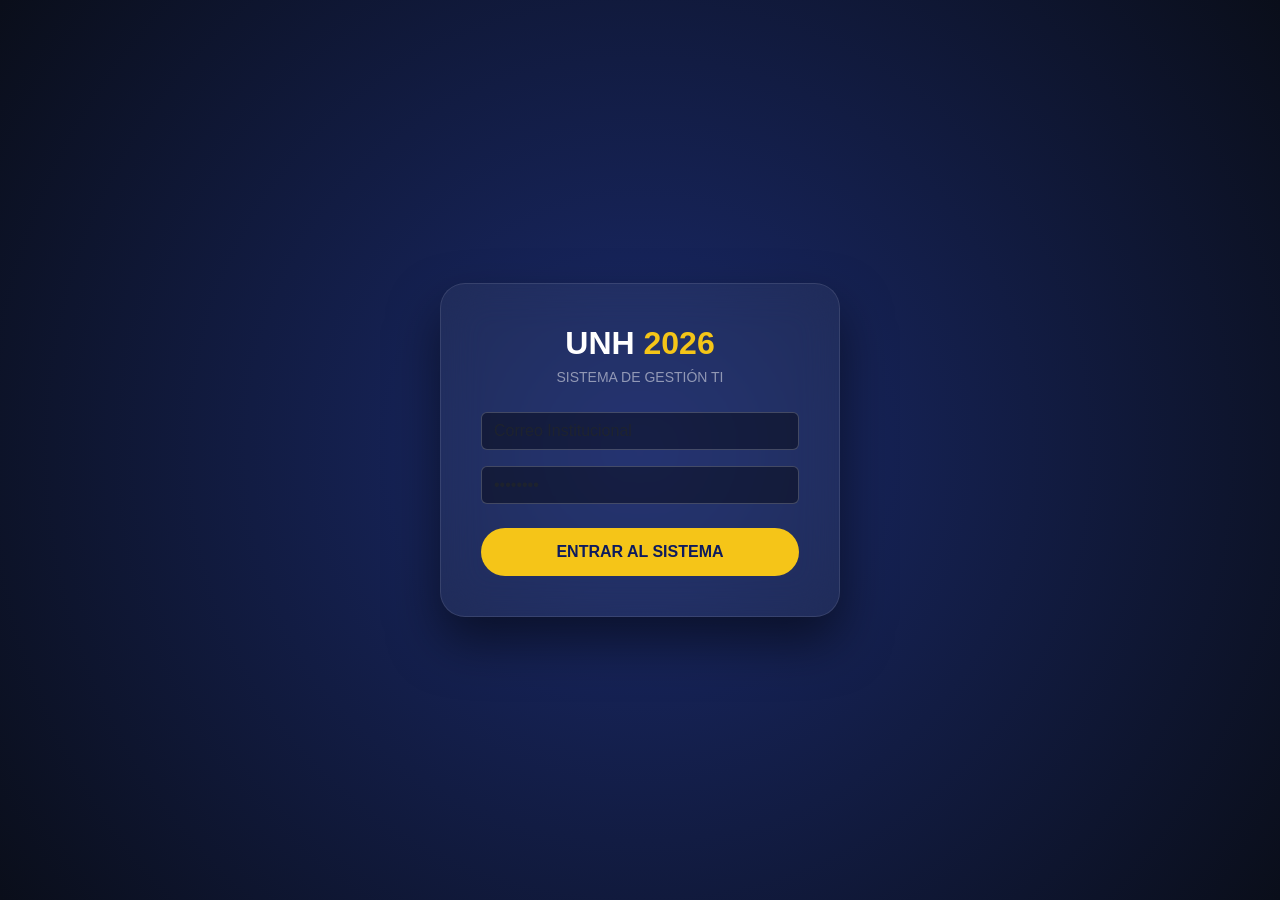
<file: index.html>
<!DOCTYPE html>
<html lang="es">
<head>
    <meta charset="UTF-8">
    <title>UNH HelpDesk 2026 - Login</title>
    <link href="https://cdn.jsdelivr.net/npm/bootstrap@5.3.0/dist/css/bootstrap.min.css" rel="stylesheet">
    <style>
        body { background: radial-gradient(circle at center, #1a2a6c, #0a0e1a); height: 100vh; display: flex; justify-content: center; align-items: center; font-family: 'Inter', sans-serif; color: white; overflow: hidden; }
        .login-card { background: rgba(255, 255, 255, 0.05); backdrop-filter: blur(20px); border: 1px solid rgba(255,255,255,0.1); padding: 40px; border-radius: 25px; width: 400px; box-shadow: 0 25px 50px rgba(0,0,0,0.5); }
        .btn-unh { background: #f5c518; color: #0d1b5e; font-weight: 800; border: none; padding: 12px; transition: 0.3s; }
        .btn-unh:hover { background: #fff; transform: scale(1.02); }
        .form-control { background: rgba(0,0,0,0.4) !important; border: 1px solid rgba(255,255,255,0.2) !important; color: white !important; }
        .form-control:focus { border-color: #f5c518 !important; box-shadow: none; }
    </style>
</head>
<body>
    <div class="login-card text-center">
        <h2 class="fw-bold mb-1">UNH <span style="color:#f5c518">2026</span></h2>
        <p class="text-white-50 small mb-4">SISTEMA DE GESTIÓN TI</p>
        <input type="email" id="email" class="form-control mb-3" placeholder="Correo Institucional">
        <input type="password" id="password" class="form-control mb-4" placeholder="••••••••">
        <button class="btn btn-unh w-100 rounded-pill" onclick="validar()">ENTRAR AL SISTEMA</button>
    </div>
    <script>
        function validar() {
            const email = document.getElementById('email').value;
            const pass = document.getElementById('password').value;
            const autorizados = ["41925797@continental.edu.pe", "42146038@continental.edu.pe", "48243926@continental.edu.pe", "45385474@continental.edu.pe", "47165799@continental.edu.pe"];
            if (autorizados.includes(email) && pass === "123456") { window.location.href = "maestra.html"; }
            else { alert("Acceso denegado."); }
        }
    </script>
</body>
</html>
</file>
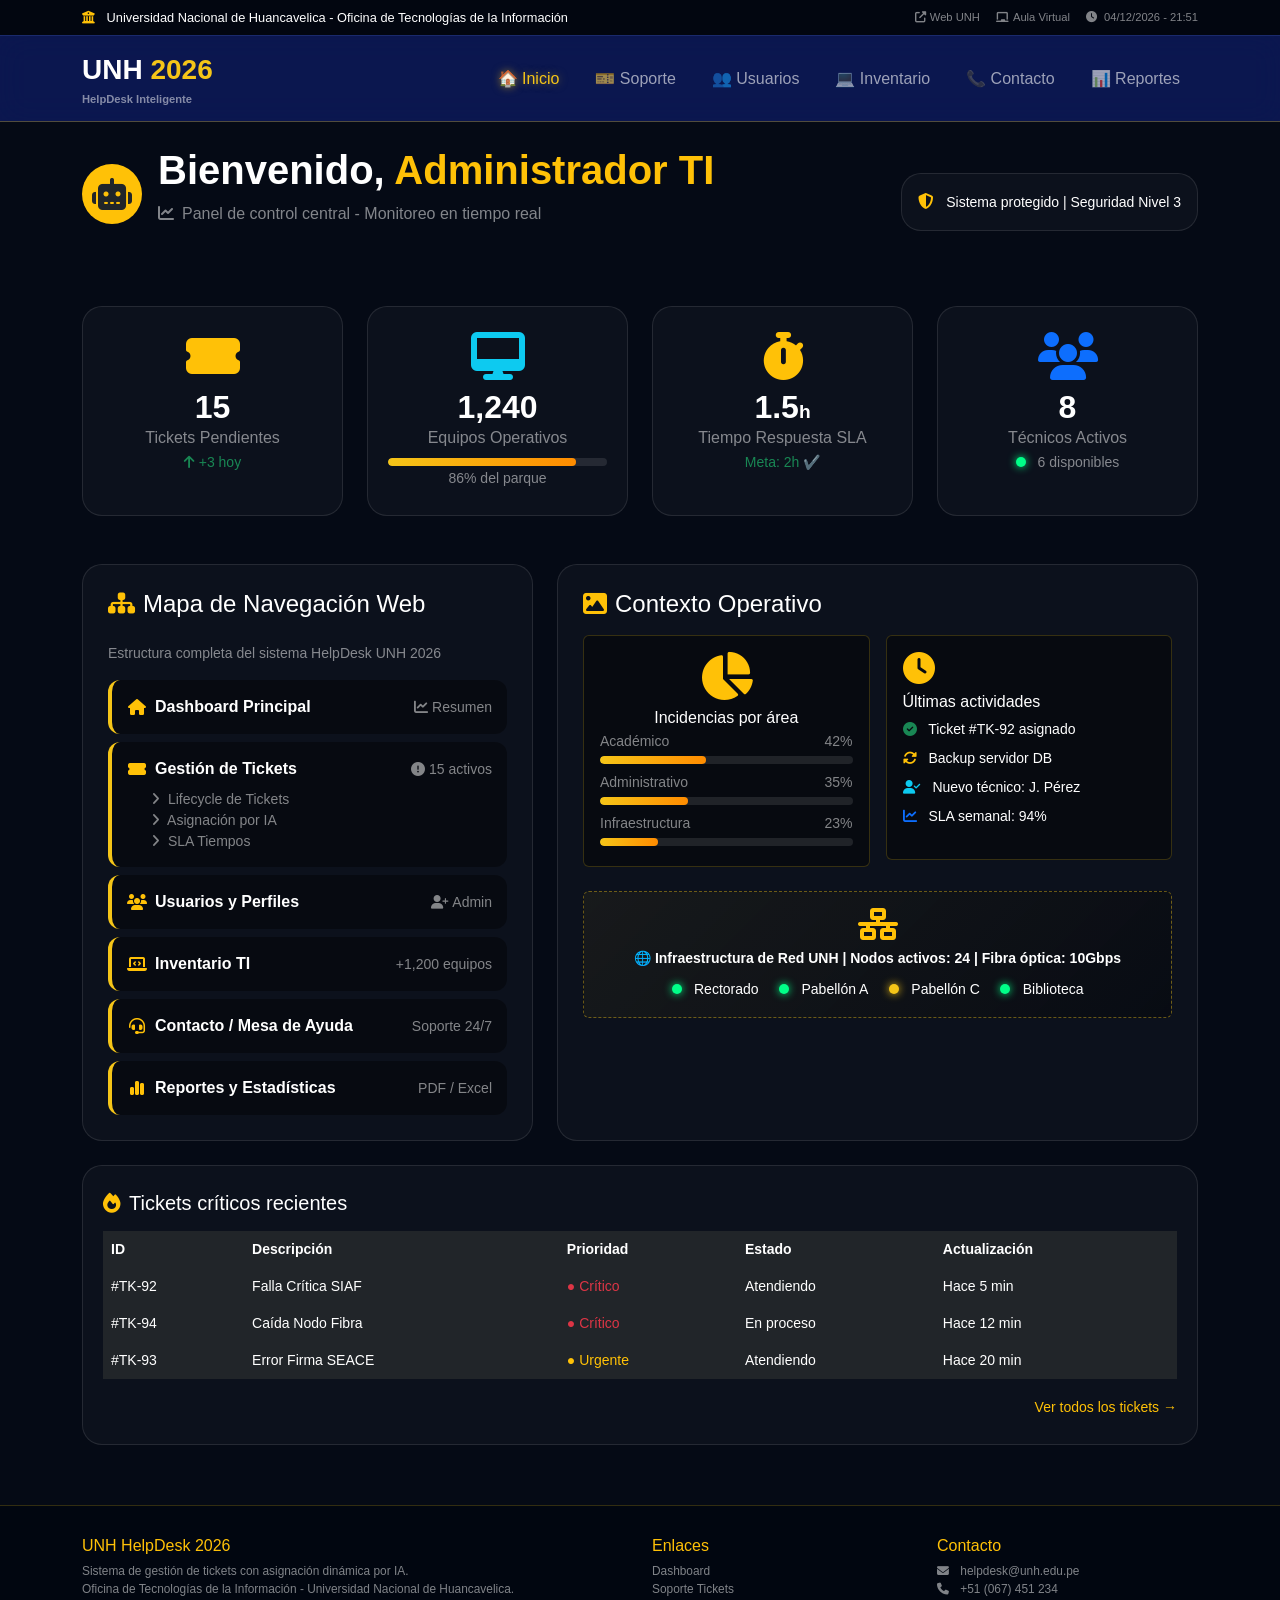
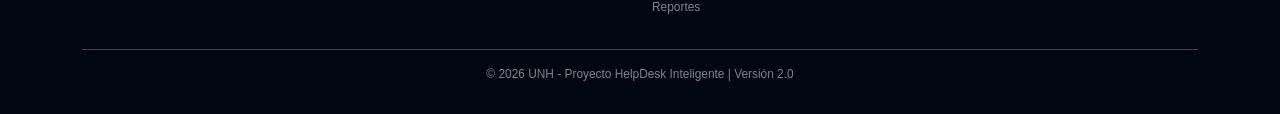
<file: maestra.html>
<!DOCTYPE html>
<html lang="es">
<head>
    <meta charset="UTF-8">
    <title>Dashboard - UNH HelpDesk 2026</title>
    <link href="https://cdn.jsdelivr.net/npm/bootstrap@5.3.0/dist/css/bootstrap.min.css" rel="stylesheet">
    <link rel="stylesheet" href="https://cdnjs.cloudflare.com/ajax/libs/font-awesome/6.4.0/css/all.min.css">
    <style>
        * {
            margin: 0;
            padding: 0;
            box-sizing: border-box;
        }

        body {
            background: #050a15;
            color: white;
            font-family: 'Inter', sans-serif;
        }

        /* Barra superior */
        .top-bar {
            background: #020610;
            border-bottom: 1px solid #1a2a6c;
            padding: 8px 0;
            font-size: 0.8rem;
        }

        /* Navbar igual que en soporte */
        .navbar {
            background: rgba(13, 27, 94, 0.8);
            backdrop-filter: blur(15px);
            border-bottom: 1px solid rgba(245, 197, 24, 0.3);
        }
        .nav-link {
            color: rgba(255,255,255,0.6) !important;
            margin: 0 10px;
            transition: 0.3s;
        }
        .nav-link:hover, .nav-link.active {
            color: #f5c518 !important;
            text-shadow: 0 0 8px rgba(245,197,24,0.5);
        }

        /* Tarjetas Glass con efecto neón */
        .glass-card {
            background: rgba(255, 255, 255, 0.03);
            border: 1px solid rgba(255, 255, 255, 0.1);
            border-radius: 20px;
            padding: 25px 20px;
            transition: all 0.3s ease;
            height: 100%;
        }
        .glass-card:hover {
            transform: translateY(-5px);
            border-color: #f5c518;
            background: rgba(255, 255, 255, 0.08);
            box-shadow: 0 10px 30px rgba(0,0,0,0.5);
        }

        /* Tarjetas para mapa de navegación */
        .nav-card {
            background: rgba(0, 0, 0, 0.4);
            border-left: 4px solid #f5c518;
            border-radius: 12px;
            padding: 15px;
            transition: 0.3s;
        }
        .nav-card:hover {
            background: rgba(245, 197, 24, 0.1);
            transform: translateX(5px);
        }

        /* Indicadores de estado */
        .status-dot {
            width: 10px;
            height: 10px;
            border-radius: 50%;
            display: inline-block;
            margin-right: 8px;
        }
        .online { background: #00ff88; box-shadow: 0 0 8px #00ff88; }
        .busy { background: #f5c518; box-shadow: 0 0 8px #f5c518; }
        .offline { background: #ff4b2b; box-shadow: 0 0 8px #ff4b2b; }

        /* Gráfico de barras simple (CSS puro) */
        .progress-bar-custom {
            height: 8px;
            background: rgba(255,255,255,0.1);
            border-radius: 10px;
            overflow: hidden;
        }
        .progress-fill {
            height: 100%;
            border-radius: 10px;
            background: linear-gradient(90deg, #f5c518, #ff8c00);
            width: 0%;
        }

        /* Animación de pulso para datos vivos */
        @keyframes pulseGlow {
            0% { text-shadow: 0 0 0px #f5c518; }
            100% { text-shadow: 0 0 10px #f5c518; }
        }
        .live-data {
            animation: pulseGlow 1.5s infinite;
        }

        /* Footer */
        .footer {
            background: rgba(2, 6, 16, 0.9);
            border-top: 1px solid rgba(245,197,24,0.2);
            margin-top: 60px;
            padding: 30px 0;
            font-size: 0.85rem;
        }
    </style>
</head>
<body>

    <!-- Barra superior institucional -->
    <div class="top-bar">
        <div class="container d-flex justify-content-between align-items-center">
            <div>
                <i class="fas fa-university me-2 text-warning"></i>
                <span>Universidad Nacional de Huancavelica - Oficina de Tecnologías de la Información</span>
            </div>
            <div class="d-flex gap-3">
                <a href="https://www.unh.edu.pe/" target="_blank" class="text-white-50 text-decoration-none small">
                    <i class="fas fa-external-link-alt me-1"></i>Web UNH
                </a>
                <a href="https://aulavirtual.continental.edu.pe/" target="_blank" class="text-white-50 text-decoration-none small">
                    <i class="fas fa-chalkboard me-1"></i>Aula Virtual
                </a>
                <span class="text-white-50 small">
                    <i class="fas fa-clock me-1"></i> <span id="liveClock"></span>
                </span>
            </div>
        </div>
    </div>

    <!-- Navbar principal -->
    <nav class="navbar navbar-expand-lg navbar-dark sticky-top">
        <div class="container">
            <a class="navbar-brand fw-bold fs-3" href="maestra.html">
                UNH <span style="color:#f5c518">2026</span>
                <small class="d-block fs-6 text-white-50" style="font-size: 0.7rem !important;">HelpDesk Inteligente</small>
            </a>
            <div class="navbar-nav ms-auto">
                <a class="nav-link active" href="maestra.html">🏠 Inicio</a>
                <a class="nav-link" href="paginas/soporte.html">🎫 Soporte</a>
                <a class="nav-link" href="paginas/usuarios.html">👥 Usuarios</a>
                <a class="nav-link" href="paginas/inventario.html">💻 Inventario</a>
                <a class="nav-link" href="paginas/conocimiento.html">📞 Contacto</a>
                <a class="nav-link" href="paginas/reportes.html">📊 Reportes</a>
            </div>
        </div>
    </nav>

    <div class="container mt-4">
        <!-- Hero / Bienvenida con imagen de contexto -->
        <div class="row align-items-center mb-5">
            <div class="col-lg-8">
                <div class="d-flex align-items-center gap-3 mb-3">
                    <div class="bg-warning rounded-circle p-3" style="width: 60px; height: 60px; display: flex; align-items: center; justify-content: center;">
                        <i class="fas fa-robot text-dark fs-2"></i>
                    </div>
                    <div>
                        <h1 class="fw-bold mb-0">Bienvenido, <span class="text-warning">Administrador TI</span></h1>
                        <p class="text-white-50 mt-2">
                            <i class="fas fa-chart-line me-2"></i>Panel de control central - Monitoreo en tiempo real
                        </p>
                    </div>
                </div>
            </div>
            <div class="col-lg-4 text-lg-end">
                <div class="glass-card d-inline-block p-3">
                    <i class="fas fa-shield-alt text-warning me-2"></i>
                    <span class="small">Sistema protegido | Seguridad Nivel 3</span>
                </div>
            </div>
        </div>

        <!-- Tarjetas de métricas principales -->
        <div class="row g-4 mb-5">
            <div class="col-md-3">
                <div class="glass-card text-center">
                    <i class="fas fa-ticket-alt fa-3x mb-2 text-warning"></i>
                    <h2 class="fw-bold mb-0 live-data" id="ticketsCount">15</h2>
                    <p class="text-white-50 mb-0">Tickets Pendientes</p>
                    <small class="text-success"><i class="fas fa-arrow-up"></i> +3 hoy</small>
                </div>
            </div>
            <div class="col-md-3">
                <div class="glass-card text-center">
                    <i class="fas fa-desktop fa-3x mb-2 text-info"></i>
                    <h2 class="fw-bold mb-0">1,240</h2>
                    <p class="text-white-50 mb-0">Equipos Operativos</p>
                    <div class="progress-bar-custom mt-2">
                        <div class="progress-fill" style="width: 86%"></div>
                    </div>
                    <small class="text-white-50">86% del parque</small>
                </div>
            </div>
            <div class="col-md-3">
                <div class="glass-card text-center">
                    <i class="fas fa-stopwatch fa-3x mb-2 text-warning"></i>
                    <h2 class="fw-bold mb-0 live-data">1.5<span style="font-size: 1.2rem;">h</span></h2>
                    <p class="text-white-50 mb-0">Tiempo Respuesta SLA</p>
                    <small class="text-success">Meta: 2h ✔️</small>
                </div>
            </div>
            <div class="col-md-3">
                <div class="glass-card text-center">
                    <i class="fas fa-users fa-3x mb-2 text-primary"></i>
                    <h2 class="fw-bold mb-0">8</h2>
                    <p class="text-white-50 mb-0">Técnicos Activos</p>
                    <span class="status-dot online"></span><small class="text-white-50"> 6 disponibles</small>
                </div>
            </div>
        </div>

        <!-- Sección Principal: Mapa de Navegación Web + Contexto Visual -->
        <div class="row g-4">
            <!-- Columna izquierda: Mapa de Navegación -->
            <div class="col-lg-5">
                <div class="glass-card" style="padding: 25px;">
                    <h4 class="mb-4"><i class="fas fa-sitemap me-2 text-warning"></i>Mapa de Navegación Web</h4>
                    <p class="text-white-50 small mb-3">Estructura completa del sistema HelpDesk UNH 2026</p>
                    
                    <div class="nav-card mb-2">
                        <a href="maestra.html" class="text-decoration-none d-flex align-items-center gap-2">
                            <i class="fas fa-home text-warning fa-fw"></i>
                            <span class="text-white fw-bold">Dashboard Principal</span>
                            <span class="ms-auto text-white-50 small"><i class="fas fa-chart-line"></i> Resumen</span>
                        </a>
                    </div>
                    
                    <div class="nav-card mb-2">
                        <a href="paginas/soporte.html" class="text-decoration-none d-flex align-items-center gap-2">
                            <i class="fas fa-ticket-alt text-warning fa-fw"></i>
                            <span class="text-white fw-bold">Gestión de Tickets</span>
                            <span class="ms-auto text-white-50 small"><i class="fas fa-exclamation-circle"></i> 15 activos</span>
                        </a>
                        <div class="ms-4 mt-2 small text-white-50">
                            <i class="fas fa-angle-right me-1"></i> Lifecycle de Tickets<br>
                            <i class="fas fa-angle-right me-1"></i> Asignación por IA<br>
                            <i class="fas fa-angle-right me-1"></i> SLA Tiempos
                        </div>
                    </div>
                    
                    <div class="nav-card mb-2">
                        <a href="paginas/usuarios.html" class="text-decoration-none d-flex align-items-center gap-2">
                            <i class="fas fa-users text-warning fa-fw"></i>
                            <span class="text-white fw-bold">Usuarios y Perfiles</span>
                            <span class="ms-auto text-white-50 small"><i class="fas fa-user-plus"></i> Admin</span>
                        </a>
                    </div>
                    
                    <div class="nav-card mb-2">
                        <a href="paginas/inventario.html" class="text-decoration-none d-flex align-items-center gap-2">
                            <i class="fas fa-laptop-code text-warning fa-fw"></i>
                            <span class="text-white fw-bold">Inventario TI</span>
                            <span class="ms-auto text-white-50 small">+1,200 equipos</span>
                        </a>
                    </div>
                    
                    <div class="nav-card mb-2">
                        <a href="paginas/conocimiento.html" class="text-decoration-none d-flex align-items-center gap-2">
                            <i class="fas fa-headset text-warning fa-fw"></i>
                            <span class="text-white fw-bold">Contacto / Mesa de Ayuda</span>
                            <span class="ms-auto text-white-50 small">Soporte 24/7</span>
                        </a>
                    </div>
                    
                    <div class="nav-card">
                        <a href="paginas/reportes.html" class="text-decoration-none d-flex align-items-center gap-2">
                            <i class="fas fa-chart-simple text-warning fa-fw"></i>
                            <span class="text-white fw-bold">Reportes y Estadísticas</span>
                            <span class="ms-auto text-white-50 small">PDF / Excel</span>
                        </a>
                    </div>
                </div>
            </div>

            <!-- Columna derecha: Contexto visual y actividad reciente -->
            <div class="col-lg-7">
                <div class="glass-card" style="padding: 25px;">
                    <h4 class="mb-3"><i class="fas fa-image me-2 text-warning"></i>Contexto Operativo</h4>
                    <div class="row g-3">
                        <div class="col-md-6">
                            <div class="bg-dark rounded p-3 text-center" style="background: rgba(0,0,0,0.4) !important; border: 1px solid rgba(245,197,24,0.2);">
                                <i class="fas fa-chart-pie fa-3x text-warning mb-2"></i>
                                <h6 class="mb-1">Incidencias por área</h6>
                                <div class="small text-white-50">
                                    <div class="d-flex justify-content-between"><span>Académico</span><span>42%</span></div>
                                    <div class="progress-bar-custom my-1"><div class="progress-fill" style="width: 42%"></div></div>
                                    <div class="d-flex justify-content-between mt-2"><span>Administrativo</span><span>35%</span></div>
                                    <div class="progress-bar-custom my-1"><div class="progress-fill" style="width: 35%"></div></div>
                                    <div class="d-flex justify-content-between mt-2"><span>Infraestructura</span><span>23%</span></div>
                                    <div class="progress-bar-custom my-1"><div class="progress-fill" style="width: 23%"></div></div>
                                </div>
                            </div>
                        </div>
                        <div class="col-md-6">
                            <div class="bg-dark rounded p-3" style="background: rgba(0,0,0,0.4) !important; border: 1px solid rgba(245,197,24,0.2);">
                                <i class="fas fa-clock fa-2x text-warning mb-2"></i>
                                <h6 class="mb-2">Últimas actividades</h6>
                                <ul class="list-unstyled small">
                                    <li class="mb-2"><i class="fas fa-check-circle text-success me-2"></i> Ticket #TK-92 asignado</li>
                                    <li class="mb-2"><i class="fas fa-sync-alt text-warning me-2"></i> Backup servidor DB</li>
                                    <li class="mb-2"><i class="fas fa-user-check text-info me-2"></i> Nuevo técnico: J. Pérez</li>
                                    <li><i class="fas fa-chart-line text-primary me-2"></i> SLA semanal: 94%</li>
                                </ul>
                            </div>
                        </div>
                    </div>
                    
                    <!-- Imagen conceptual de red / infraestructura -->
                    <div class="mt-4 text-center p-3 rounded" style="background: linear-gradient(135deg, rgba(245,197,24,0.05), rgba(0,0,0,0.3)); border: 1px dashed rgba(245,197,24,0.4);">
                        <i class="fas fa-network-wired fa-2x text-warning mb-2"></i>
                        <p class="mb-0 small fw-bold">🌐 Infraestructura de Red UNH | Nodos activos: 24 | Fibra óptica: 10Gbps</p>
                        <div class="mt-2">
                            <span class="status-dot online"></span> <span class="small">Rectorado</span>
                            <span class="status-dot online ms-3"></span> <span class="small">Pabellón A</span>
                            <span class="status-dot busy ms-3"></span> <span class="small">Pabellón C</span>
                            <span class="status-dot online ms-3"></span> <span class="small">Biblioteca</span>
                        </div>
                    </div>
                </div>
            </div>
        </div>

        <!-- Segunda fila: acceso rápido a tickets recientes -->
        <div class="row mt-4">
            <div class="col-12">
                <div class="glass-card">
                    <h5 class="mb-3"><i class="fas fa-fire text-warning me-2"></i>Tickets críticos recientes</h5>
                    <div class="table-responsive">
                        <table class="table table-dark table-borderless text-white-50 small">
                            <thead>
                                <tr><th>ID</th><th>Descripción</th><th>Prioridad</th><th>Estado</th><th>Actualización</th></tr>
                            </thead>
                            <tbody>
                                <tr><td>#TK-92</td><td>Falla Crítica SIAF</td><td><span class="text-danger">● Crítico</span></td><td>Atendiendo</td><td>Hace 5 min</td></tr>
                                <tr><td>#TK-94</td><td>Caída Nodo Fibra</td><td><span class="text-danger">● Crítico</span></td><td>En proceso</td><td>Hace 12 min</td></tr>
                                <tr><td>#TK-93</td><td>Error Firma SEACE</td><td><span class="text-warning">● Urgente</span></td><td>Atendiendo</td><td>Hace 20 min</td></tr>
                            </tbody>
                        </table>
                    </div>
                    <div class="text-end">
                        <a href="paginas/soporte.html" class="text-warning text-decoration-none small">Ver todos los tickets →</a>
                    </div>
                </div>
            </div>
        </div>
    </div>

    <!-- Footer -->
    <div class="footer">
        <div class="container">
            <div class="row">
                <div class="col-md-6">
                    <h6 class="text-warning">UNH HelpDesk 2026</h6>
                    <p class="small text-white-50">Sistema de gestión de tickets con asignación dinámica por IA.<br>
                    Oficina de Tecnologías de la Información - Universidad Nacional de Huancavelica.</p>
                </div>
                <div class="col-md-3">
                    <h6 class="text-warning">Enlaces</h6>
                    <ul class="list-unstyled small">
                        <li><a href="maestra.html" class="text-white-50 text-decoration-none">Dashboard</a></li>
                        <li><a href="paginas/soporte.html" class="text-white-50 text-decoration-none">Soporte Tickets</a></li>
                        <li><a href="paginas/reportes.html" class="text-white-50 text-decoration-none">Reportes</a></li>
                    </ul>
                </div>
                <div class="col-md-3">
                    <h6 class="text-warning">Contacto</h6>
                    <p class="small text-white-50"><i class="fas fa-envelope me-2"></i> helpdesk@unh.edu.pe<br>
                    <i class="fas fa-phone me-2"></i> +51 (067) 451 234</p>
                </div>
            </div>
            <hr class="bg-white-50">
            <div class="text-center small text-white-50">
                &copy; 2026 UNH - Proyecto HelpDesk Inteligente | Versión 2.0
            </div>
        </div>
    </div>

    <script>
        // Reloj en vivo
        function updateClock() {
            const now = new Date();
            const dateStr = now.toLocaleDateString('es-ES', { day: '2-digit', month: '2-digit', year: 'numeric' });
            const timeStr = now.toLocaleTimeString('es-ES', { hour: '2-digit', minute: '2-digit' });
            document.getElementById('liveClock').innerText = `${dateStr} - ${timeStr}`;
        }
        updateClock();
        setInterval(updateClock, 1000);

        // Simular cambio de datos en vivo (contador de tickets)
        let tickets = 15;
        setInterval(() => {
            // Solo para efecto visual, cambia aleatoriamente entre 14 y 17
            tickets = 14 + Math.floor(Math.random() * 4);
            document.getElementById('ticketsCount').innerText = tickets;
        }, 8000);
    </script>
</body>
</html>
</file>
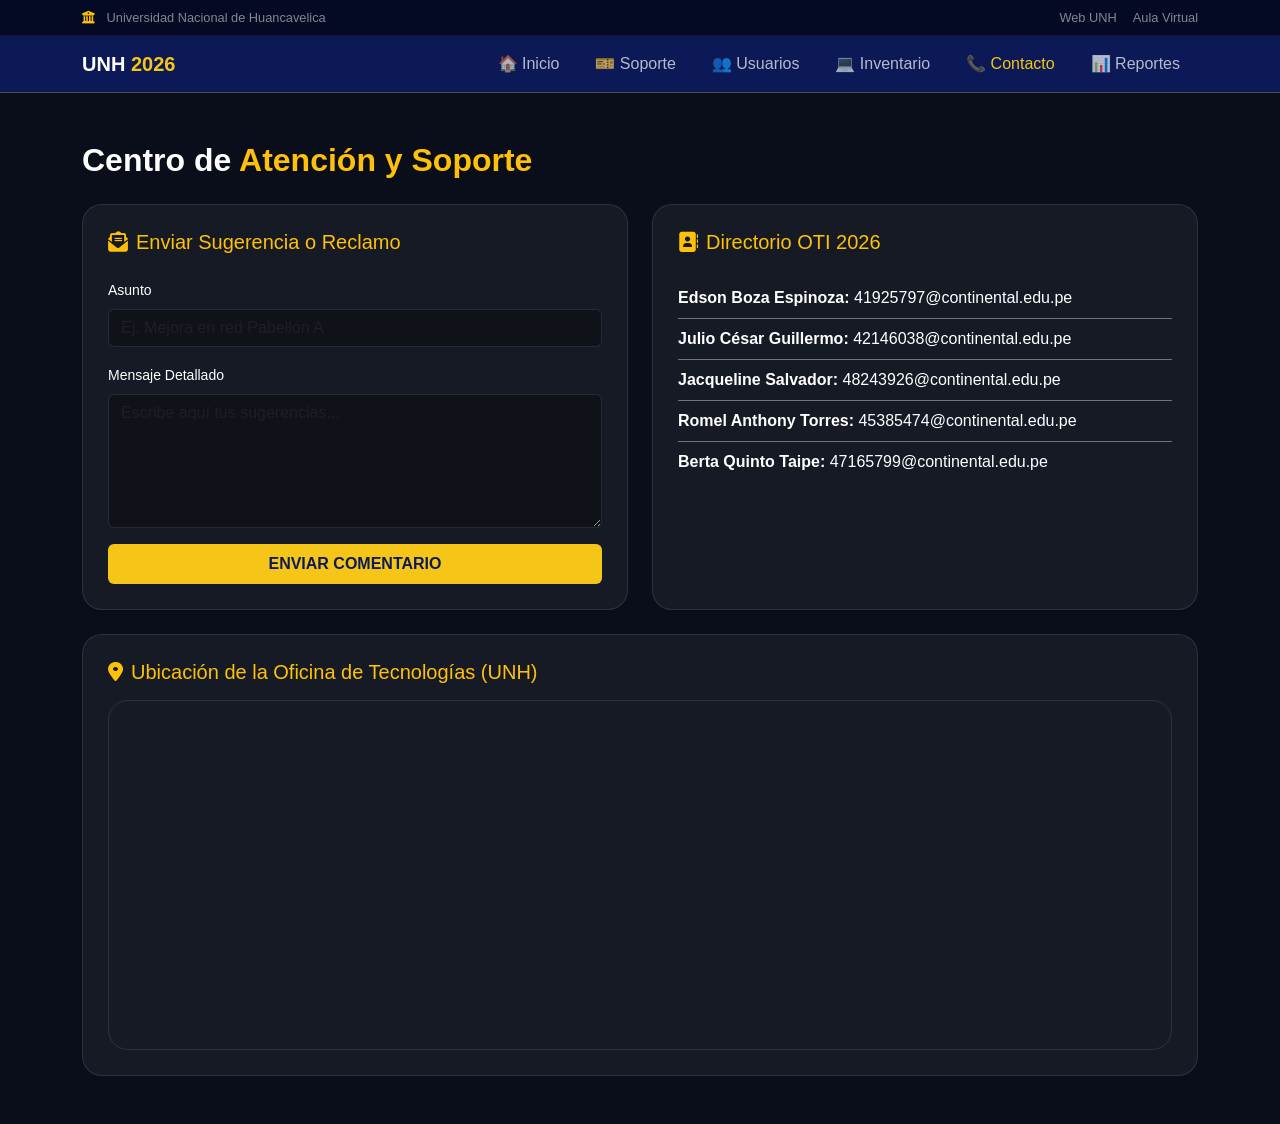
<file: paginas/conocimiento.html>
<!DOCTYPE html>
<html lang="es">
<head>
    <meta charset="UTF-8">
    <title>Contacto - UNH HelpDesk</title>
    <link href="https://cdn.jsdelivr.net/npm/bootstrap@5.3.0/dist/css/bootstrap.min.css" rel="stylesheet">
    <link rel="stylesheet" href="https://cdnjs.cloudflare.com/ajax/libs/font-awesome/6.4.0/css/all.min.css">
    <style>
        body { background: #0a0e1a; color: white; font-family: 'Inter', sans-serif; overflow-x: hidden; }
        .navbar { background: rgba(13, 27, 94, 0.9); backdrop-filter: blur(15px); border-bottom: 1px solid rgba(245, 197, 24, 0.3); }
        .nav-link { color: rgba(255,255,255,0.7) !important; margin: 0 10px; }
        .nav-link.active { color: #f5c518 !important; }
        .glass-card { background: rgba(255, 255, 255, 0.05); border: 1px solid rgba(255,255,255,0.1); border-radius: 20px; padding: 25px; height: 100%; }
        .form-control { background: rgba(0,0,0,0.3) !important; border: 1px solid rgba(255,255,255,0.1) !important; color: white !important; }
        .form-control:focus { border-color: #f5c518 !important; box-shadow: none; }
        .btn-unh { background: #f5c518; color: #0d1b5e; font-weight: bold; border: none; }
        .map-container { border-radius: 20px; overflow: hidden; border: 1px solid rgba(255,255,255,0.1); height: 350px; }
        iframe { filter: invert(90%) hue-rotate(180deg); } /* Efecto oscuro para el mapa */
    </style>
</head>
<body>
    <div class="py-2" style="background: #050a24; font-size: 0.8rem; border-bottom: 1px solid rgba(255,255,255,0.05);">
        <div class="container d-flex justify-content-between align-items-center">
            <span class="text-white-50"><i class="fas fa-university me-2 text-warning"></i> Universidad Nacional de Huancavelica</span>
            <div class="d-flex gap-3">
                <a href="https://www.unh.edu.pe/" target="_blank" class="text-white-50 text-decoration-none">Web UNH</a>
                <a href="https://aulavirtual.continental.edu.pe/" target="_blank" class="text-white-50 text-decoration-none">Aula Virtual</a>
            </div>
        </div>
    </div>

    <nav class="navbar navbar-expand-lg navbar-dark sticky-top">
        <div class="container">
            <a class="navbar-brand fw-bold" href="../maestra.html">UNH <span style="color:#f5c518">2026</span></a>
            <div class="navbar-nav ms-auto">
                <a class="nav-link" href="../maestra.html">🏠 Inicio</a>
                <a class="nav-link" href="soporte.html">🎫 Soporte</a>
                <a class="nav-link" href="usuarios.html">👥 Usuarios</a>
                <a class="nav-link" href="inventario.html">💻 Inventario</a>
                <a class="nav-link active" href="conocimiento.html">📞 Contacto</a>
                <a class="nav-link" href="reportes.html">📊 Reportes</a>
            </div>
        </div>
    </nav>

    <div class="container mt-5 mb-5">
        <h2 class="fw-bold mb-4">Centro de <span class="text-warning">Atención y Soporte</span></h2>

        <div class="row g-4">
            <div class="col-md-6">
                <div class="glass-card">
                    <h5 class="mb-4 text-warning"><i class="fas fa-envelope-open-text me-2"></i>Enviar Sugerencia o Reclamo</h5>
                    <form>
                        <div class="mb-3">
                            <label class="form-label small">Asunto</label>
                            <input type="text" class="form-control" placeholder="Ej. Mejora en red Pabellón A">
                        </div>
                        <div class="mb-3">
                            <label class="form-label small">Mensaje Detallado</label>
                            <textarea class="form-control" rows="5" placeholder="Escribe aquí tus sugerencias..."></textarea>
                        </div>
                        <button type="button" class="btn btn-unh w-100 py-2">ENVIAR COMENTARIO</button>
                    </form>
                </div>
            </div>

            <div class="col-md-6">
                <div class="glass-card">
                    <h5 class="mb-4 text-warning"><i class="fas fa-address-book me-2"></i>Directorio OTI 2026</h5>
                    <div class="list-group list-group-flush bg-transparent">
                        <div class="list-group-item bg-transparent text-white border-secondary px-0">
                            <strong>Edson Boza Espinoza:</strong> 41925797@continental.edu.pe
                        </div>
                        <div class="list-group-item bg-transparent text-white border-secondary px-0">
                            <strong>Julio César Guillermo:</strong> 42146038@continental.edu.pe
                        </div>
                        <div class="list-group-item bg-transparent text-white border-secondary px-0">
                            <strong>Jacqueline Salvador:</strong> 48243926@continental.edu.pe
                        </div>
                        <div class="list-group-item bg-transparent text-white border-secondary px-0">
                            <strong>Romel Anthony Torres:</strong> 45385474@continental.edu.pe
                        </div>
                        <div class="list-group-item bg-transparent text-white border-secondary px-0">
                            <strong>Berta Quinto Taipe:</strong> 47165799@continental.edu.pe
                        </div>
                    </div>
                </div>
            </div>

            <div class="col-12 mt-4">
                <div class="glass-card">
                    <h5 class="mb-3 text-warning"><i class="fas fa-map-marker-alt me-2"></i>Ubicación de la Oficina de Tecnologías (UNH)</h5>
                    <div class="map-container">
                        <iframe 
                            src="https://www.google.com/maps/embed?pb=!1m18!1m12!1m3!1d3901.444703554101!2d-74.97544062536838!3d-12.782015987515516!2m3!1f0!2f0!3f0!3m2!1i1024!2i768!4f13.1!3m3!1m2!1s0x910e137696205e71%3A0xc3461099ec16413d!2sUniversidad%20Nacional%20de%20Huancavelica!5e0!3m2!1ses!2spe!4v1713950000000!5m2!1ses!2spe" 
                            width="100%" height="100%" style="border:0;" allowfullscreen="" loading="lazy">
                        </iframe>
                    </div>
                </div>
            </div>
        </div>
    </div>
</body>
</html>
</file>
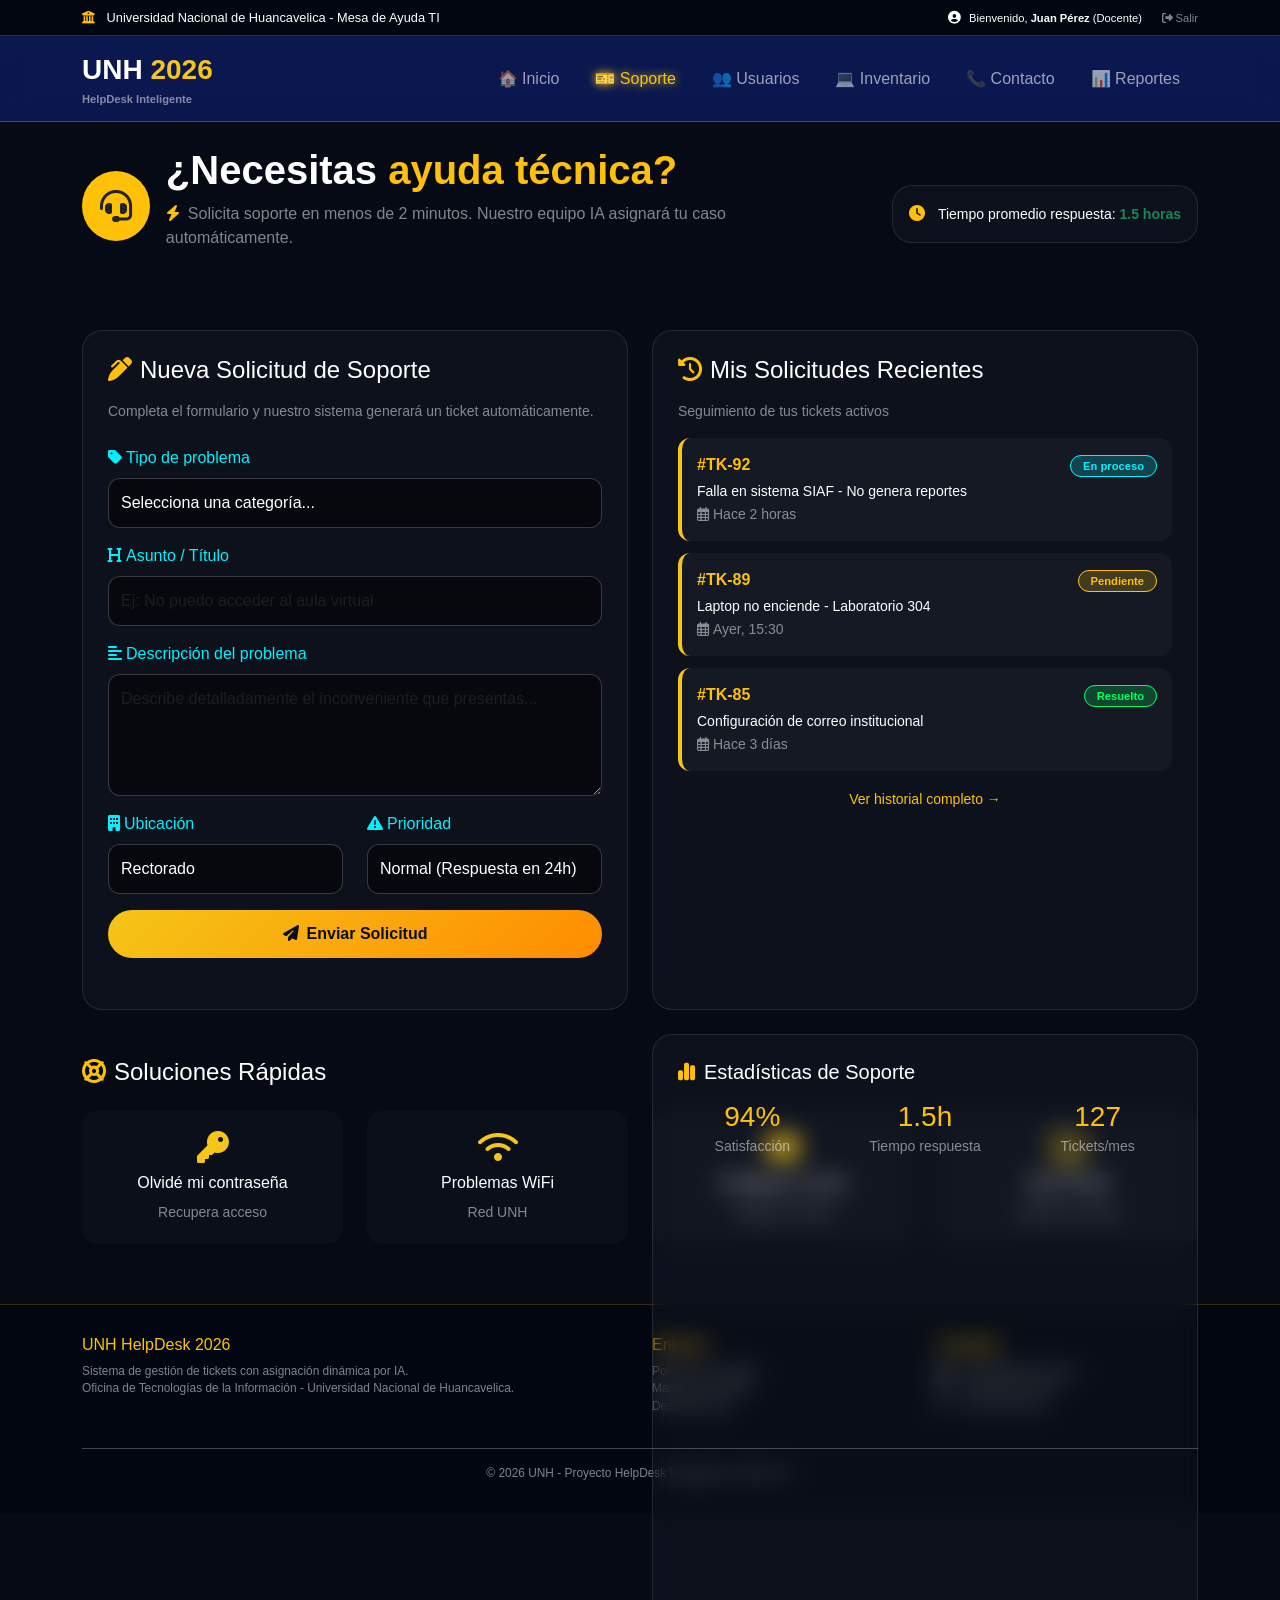
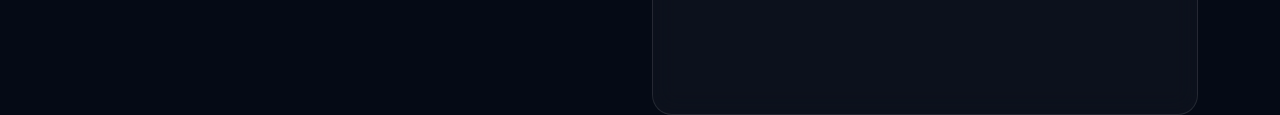
<file: paginas/inventario.html>
<!DOCTYPE html>
<html lang="es">
<head>
    <meta charset="UTF-8">
    <meta name="viewport" content="width=device-width, initial-scale=1.0">
    <title>Portal de Soporte - UNH HelpDesk 2026</title>
    <link href="https://cdn.jsdelivr.net/npm/bootstrap@5.3.0/dist/css/bootstrap.min.css" rel="stylesheet">
    <link rel="stylesheet" href="https://cdnjs.cloudflare.com/ajax/libs/font-awesome/6.4.0/css/all.min.css">
    <style>
        :root { 
            --unh-blue: #0d1b5e; 
            --unh-gold: #f5c518; 
            --unh-cyan: #00f2fe; 
            --unh-red: #ff4b2b;
        }
        
        body { 
            background: #050a15; 
            color: white; 
            font-family: 'Inter', sans-serif; 
            overflow-x: hidden; 
        }
        
        /* Barra superior */
        .top-bar {
            background: #020610;
            border-bottom: 1px solid #1a2a6c;
            padding: 8px 0;
            font-size: 0.8rem;
        }
        
        /* Menú Estándar (Igual a todas tus páginas) */
        .navbar { 
            background: rgba(13, 27, 94, 0.8); 
            backdrop-filter: blur(15px); 
            border-bottom: 1px solid rgba(245, 197, 24, 0.3); 
        }
        .nav-link { 
            color: rgba(255,255,255,0.6) !important; 
            transition: 0.3s; 
            margin: 0 10px; 
        }
        .nav-link:hover, .nav-link.active { 
            color: var(--unh-gold) !important; 
            text-shadow: 0 0 10px var(--unh-gold); 
        }
        
        /* Tarjetas estilo glass */
        .glass-card {
            background: rgba(255, 255, 255, 0.03);
            backdrop-filter: blur(12px);
            border: 1px solid rgba(255, 255, 255, 0.1);
            border-radius: 20px;
            padding: 25px;
            transition: all 0.3s ease;
            height: 100%;
        }
        .glass-card:hover {
            border-color: var(--unh-gold);
            transform: translateY(-5px);
            box-shadow: 0 10px 30px rgba(0,0,0,0.5);
        }
        
        /* Botón principal */
        .btn-solicitar {
            background: linear-gradient(135deg, var(--unh-gold), #ff8c00);
            border: none;
            color: #0a0e1a;
            font-weight: bold;
            padding: 12px 30px;
            border-radius: 50px;
            transition: all 0.3s;
        }
        .btn-solicitar:hover {
            transform: scale(1.05);
            box-shadow: 0 0 20px rgba(245,197,24,0.5);
            color: #0a0e1a;
        }
        
        /* Formulario de solicitud */
        .form-control, .form-select {
            background: rgba(0,0,0,0.5);
            border: 1px solid rgba(255,255,255,0.2);
            color: white;
            border-radius: 12px;
            padding: 12px;
        }
        .form-control:focus, .form-select:focus {
            background: rgba(0,0,0,0.7);
            border-color: var(--unh-gold);
            box-shadow: 0 0 10px rgba(245,197,24,0.3);
            color: white;
        }
        .form-label {
            color: var(--unh-cyan);
            font-weight: 500;
            margin-bottom: 8px;
        }
        
        /* Ticket reciente */
        .ticket-item {
            background: rgba(255,255,255,0.03);
            border-left: 4px solid var(--unh-gold);
            padding: 15px;
            border-radius: 12px;
            margin-bottom: 12px;
            transition: 0.3s;
        }
        .ticket-item:hover {
            background: rgba(255,255,255,0.08);
            transform: translateX(5px);
        }
        
        .status-badge {
            padding: 4px 12px;
            border-radius: 50px;
            font-size: 0.7rem;
            font-weight: bold;
        }
        .status-pendiente { background: rgba(255,193,7,0.2); color: #ffc107; border: 1px solid #ffc107; }
        .status-proceso { background: rgba(0,242,254,0.2); color: #00f2fe; border: 1px solid #00f2fe; }
        .status-resuelto { background: rgba(0,255,100,0.2); color: #00ff64; border: 1px solid #00ff64; }
        
        /* Categorías de ayuda rápida */
        .help-category {
            text-align: center;
            padding: 20px;
            background: rgba(255,255,255,0.02);
            border-radius: 15px;
            cursor: pointer;
            transition: 0.3s;
        }
        .help-category:hover {
            background: rgba(245,197,24,0.1);
            transform: translateY(-5px);
        }
        .help-category i {
            font-size: 2rem;
            color: var(--unh-gold);
            margin-bottom: 10px;
        }
        
        /* Footer */
        .footer {
            background: rgba(2, 6, 16, 0.9);
            border-top: 1px solid rgba(245,197,24,0.2);
            margin-top: 60px;
            padding: 30px 0;
            font-size: 0.85rem;
        }
        
        /* Animaciones */
        @keyframes pulse {
            0% { transform: scale(1); opacity: 1; }
            100% { transform: scale(1.5); opacity: 0; }
        }
    </style>
</head>
<body>

    <!-- Barra superior institucional -->
    <div class="top-bar">
        <div class="container d-flex justify-content-between align-items-center">
            <div>
                <i class="fas fa-university me-2 text-warning"></i>
                <span>Universidad Nacional de Huancavelica - Mesa de Ayuda TI</span>
            </div>
            <div>
                <i class="fas fa-user-circle me-1"></i>
                <span class="small">Bienvenido, <strong>Juan Pérez</strong> (Docente)</span>
                <a href="#" class="text-white-50 ms-3 small text-decoration-none"><i class="fas fa-sign-out-alt"></i> Salir</a>
            </div>
        </div>
    </div>

    <!-- Navbar -->
    <nav class="navbar navbar-expand-lg navbar-dark sticky-top">
        <div class="container">
            <a class="navbar-brand fw-bold fs-3" href="maestra.html">
                UNH <span style="color:var(--unh-gold)">2026</span>
                <small class="d-block fs-6 text-white-50" style="font-size: 0.7rem !important;">HelpDesk Inteligente</small>
            </a>
            <div class="navbar-nav ms-auto">
                <a class="nav-link" href="../maestra.html">🏠 Inicio</a>
                <a class="nav-link active" href="soporte.html">🎫 Soporte</a>
                <a class="nav-link" href="usuarios.html">👥 Usuarios</a>
                <a class="nav-link" href="inventario.html">💻 Inventario</a>
                <a class="nav-link" href="conocimiento.html">📞 Contacto</a>
                <a class="nav-link" href="reportes.html">📊 Reportes</a>
            </div>
        </div>
    </nav>

    <div class="container mt-4">
        <!-- Hero / Banner principal -->
        <div class="row align-items-center mb-5">
            <div class="col-lg-8">
                <div class="d-flex align-items-center gap-3 mb-3">
                    <div class="bg-warning rounded-circle p-3" style="width: 70px; height: 70px; display: flex; align-items: center; justify-content: center;">
                        <i class="fas fa-headset text-dark fs-2"></i>
                    </div>
                    <div>
                        <h1 class="fw-bold mb-0">¿Necesitas <span class="text-warning">ayuda técnica?</span></h1>
                        <p class="text-white-50 mt-2">
                            <i class="fas fa-bolt me-2 text-warning"></i>Solicita soporte en menos de 2 minutos. 
                            Nuestro equipo IA asignará tu caso automáticamente.
                        </p>
                    </div>
                </div>
            </div>
            <div class="col-lg-4 text-lg-end">
                <div class="glass-card d-inline-block p-3">
                    <i class="fas fa-clock text-warning me-2"></i>
                    <span class="small">Tiempo promedio respuesta: <strong class="text-success">1.5 horas</strong></span>
                </div>
            </div>
        </div>

        <!-- Sección principal: Formulario + Tickets recientes -->
        <div class="row g-4">
            <!-- Columna Izquierda: Formulario de Solicitud -->
            <div class="col-lg-6">
                <div class="glass-card">
                    <h4 class="mb-3"><i class="fas fa-pen-alt text-warning me-2"></i>Nueva Solicitud de Soporte</h4>
                    <p class="text-white-50 small mb-4">Completa el formulario y nuestro sistema generará un ticket automáticamente.</p>
                    
                    <form id="ticketForm">
                        <div class="mb-3">
                            <label class="form-label"><i class="fas fa-tag me-1"></i>Tipo de problema</label>
                            <select class="form-select" required>
                                <option value="">Selecciona una categoría...</option>
                                <option>💻 Hardware (PC, laptop, periféricos)</option>
                                <option>🖥️ Software (Office, sistemas, antivirus)</option>
                                <option>🌐 Redes y conectividad (Internet, WiFi)</option>
                                <option>🔐 Seguridad y accesos (contraseñas, permisos)</option>
                                <option>📧 Correo y comunicaciones (Outlook, Teams)</option>
                                <option>📊 Sistema SIGA / SIAF / SEACE</option>
                            </select>
                        </div>
                        
                        <div class="mb-3">
                            <label class="form-label"><i class="fas fa-heading me-1"></i>Asunto / Título</label>
                            <input type="text" class="form-control" placeholder="Ej: No puedo acceder al aula virtual" required>
                        </div>
                        
                        <div class="mb-3">
                            <label class="form-label"><i class="fas fa-align-left me-1"></i>Descripción del problema</label>
                            <textarea class="form-control" rows="4" placeholder="Describe detalladamente el inconveniente que presentas..."></textarea>
                        </div>
                        
                        <div class="row mb-3">
                            <div class="col-md-6">
                                <label class="form-label"><i class="fas fa-building me-1"></i>Ubicación</label>
                                <select class="form-select">
                                    <option>Rectorado</option>
                                    <option>Pabellón A</option>
                                    <option>Pabellón B</option>
                                    <option>Pabellón C</option>
                                    <option>Biblioteca Central</option>
                                    <option>Facultad de Ciencias</option>
                                </select>
                            </div>
                            <div class="col-md-6">
                                <label class="form-label"><i class="fas fa-exclamation-triangle me-1"></i>Prioridad</label>
                                <select class="form-select">
                                    <option>Normal (Respuesta en 24h)</option>
                                    <option>Urgente (Respuesta en 4h)</option>
                                    <option>Crítico (Respuesta inmediata)</option>
                                </select>
                            </div>
                        </div>
                        
                        <button type="submit" class="btn btn-solicitar w-100">
                            <i class="fas fa-paper-plane me-2"></i>Enviar Solicitud
                        </button>
                    </form>
                    
                    <div class="alert alert-success mt-3 d-none" id="successAlert">
                        <i class="fas fa-check-circle me-2"></i> ¡Ticket creado exitosamente! Te contactaremos a la brevedad.
                    </div>
                </div>
            </div>
            
            <!-- Columna Derecha: Mis Tickets Recientes -->
            <div class="col-lg-6">
                <div class="glass-card">
                    <h4 class="mb-3"><i class="fas fa-history text-warning me-2"></i>Mis Solicitudes Recientes</h4>
                    <p class="text-white-50 small mb-3">Seguimiento de tus tickets activos</p>
                    
                    <!-- Lista de tickets simulados -->
                    <div class="ticket-item">
                        <div class="d-flex justify-content-between align-items-start">
                            <div>
                                <strong class="text-warning">#TK-92</strong>
                                <p class="mb-0 small mt-1">Falla en sistema SIAF - No genera reportes</p>
                                <small class="text-white-50"><i class="far fa-calendar-alt me-1"></i>Hace 2 horas</small>
                            </div>
                            <div>
                                <span class="status-badge status-proceso">En proceso</span>
                            </div>
                        </div>
                    </div>
                    
                    <div class="ticket-item">
                        <div class="d-flex justify-content-between align-items-start">
                            <div>
                                <strong class="text-warning">#TK-89</strong>
                                <p class="mb-0 small mt-1">Laptop no enciende - Laboratorio 304</p>
                                <small class="text-white-50"><i class="far fa-calendar-alt me-1"></i>Ayer, 15:30</small>
                            </div>
                            <div>
                                <span class="status-badge status-pendiente">Pendiente</span>
                            </div>
                        </div>
                    </div>
                    
                    <div class="ticket-item">
                        <div class="d-flex justify-content-between align-items-start">
                            <div>
                                <strong class="text-warning">#TK-85</strong>
                                <p class="mb-0 small mt-1">Configuración de correo institucional</p>
                                <small class="text-white-50"><i class="far fa-calendar-alt me-1"></i>Hace 3 días</small>
                            </div>
                            <div>
                                <span class="status-badge status-resuelto">Resuelto</span>
                            </div>
                        </div>
                    </div>
                    
                    <div class="text-center mt-3">
                        <a href="#" class="text-warning text-decoration-none small">Ver historial completo →</a>
                    </div>
                </div>
                
                <!-- Tarjeta de estadísticas rápidas -->
                <div class="glass-card mt-4">
                    <h5 class="mb-3"><i class="fas fa-chart-simple text-warning me-2"></i>Estadísticas de Soporte</h5>
                    <div class="row text-center">
                        <div class="col-4">
                            <h3 class="text-warning mb-0">94%</h3>
                            <small class="text-white-50">Satisfacción</small>
                        </div>
                        <div class="col-4">
                            <h3 class="text-warning mb-0">1.5h</h3>
                            <small class="text-white-50">Tiempo respuesta</small>
                        </div>
                        <div class="col-4">
                            <h3 class="text-warning mb-0">127</h3>
                            <small class="text-white-50">Tickets/mes</small>
                        </div>
                    </div>
                </div>
            </div>
        </div>
        
        <!-- Sección de Ayuda Rápida (Categorías) -->
        <div class="row mt-5">
            <div class="col-12">
                <h4 class="mb-4"><i class="fas fa-life-ring text-warning me-2"></i>Soluciones Rápidas</h4>
            </div>
            <div class="col-md-3">
                <div class="help-category" onclick="quickHelp('contraseña')">
                    <i class="fas fa-key"></i>
                    <h6>Olvidé mi contraseña</h6>
                    <small class="text-white-50">Recupera acceso</small>
                </div>
            </div>
            <div class="col-md-3">
                <div class="help-category" onclick="quickHelp('wifi')">
                    <i class="fas fa-wifi"></i>
                    <h6>Problemas WiFi</h6>
                    <small class="text-white-50">Red UNH</small>
                </div>
            </div>
            <div class="col-md-3">
                <div class="help-category" onclick="quickHelp('correo')">
                    <i class="fas fa-envelope"></i>
                    <h6>Configurar Correo</h6>
                    <small class="text-white-50">Outlook / Gmail</small>
                </div>
            </div>
            <div class="col-md-3">
                <div class="help-category" onclick="quickHelp('aula')">
                    <i class="fas fa-chalkboard"></i>
                    <h6>Aula Virtual</h6>
                    <small class="text-white-50">Acceso y cursos</small>
                </div>
            </div>
        </div>
    </div>
    
    <!-- Footer -->
    <div class="footer">
        <div class="container">
            <div class="row">
                <div class="col-md-6">
                    <h6 class="text-warning">UNH HelpDesk 2026</h6>
                    <p class="small text-white-50">Sistema de gestión de tickets con asignación dinámica por IA.<br>
                    Oficina de Tecnologías de la Información - Universidad Nacional de Huancavelica.</p>
                </div>
                <div class="col-md-3">
                    <h6 class="text-warning">Enlaces</h6>
                    <ul class="list-unstyled small">
                        <li><a href="#" class="text-white-50 text-decoration-none">Políticas de Soporte</a></li>
                        <li><a href="#" class="text-white-50 text-decoration-none">Manual de Usuario</a></li>
                        <li><a href="#" class="text-white-50 text-decoration-none">Descargar App</a></li>
                    </ul>
                </div>
                <div class="col-md-3">
                    <h6 class="text-warning">Contacto</h6>
                    <p class="small text-white-50"><i class="fas fa-envelope me-2"></i> helpdesk@unh.edu.pe<br>
                    <i class="fas fa-phone me-2"></i> +51 (067) 451 234<br>
                    <i class="fab fa-whatsapp me-2"></i> +51 987 654 321</p>
                </div>
            </div>
            <hr class="bg-white-50">
            <div class="text-center small text-white-50">
                &copy; 2026 UNH - Proyecto HelpDesk Inteligente | Versión 2.0
            </div>
        </div>
    </div>

    <script>
        // Simular envío de formulario
        document.getElementById('ticketForm').addEventListener('submit', function(e) {
            e.preventDefault();
            
            // Mostrar alerta de éxito
            const alert = document.getElementById('successAlert');
            alert.classList.remove('d-none');
            
            // Limpiar formulario (opcional)
            this.reset();
            
            // Ocultar alerta después de 5 segundos
            setTimeout(() => {
                alert.classList.add('d-none');
            }, 5000);
            
            // Aquí después conectarás con PHP/MySQL
            console.log('Ticket enviado - Conectar con backend');
        });
        
        // Función para ayuda rápida (simula apertura de tutorial)
        function quickHelp(topic) {
            let mensaje = '';
            switch(topic) {
                case 'contraseña':
                    mensaje = '📌 Para recuperar tu contraseña, solicita reset en la oficina de TI o usa el botón "Olvidé mi contraseña" en el login.';
                    break;
                case 'wifi':
                    mensaje = '📌 Red WiFi UNH: Conéctate a "UNH-Oficial" con tu DNI como usuario y contraseña predeterminada.';
                    break;
                case 'correo':
                    mensaje = '📌 Configuración Outlook: servidor mail.unh.edu.pe, puerto 993 (SSL). Solicita credenciales a TI.';
                    break;
                case 'aula':
                    mensaje = '📌 Acceso al Aula Virtual: https://aulavirtual.unh.edu.pe - Usuario: DNI, Contraseña: fecha de nacimiento (ddmmyyyy).';
                    break;
            }
            alert(mensaje);
        }
    </script>
</body>
</html>
</file>
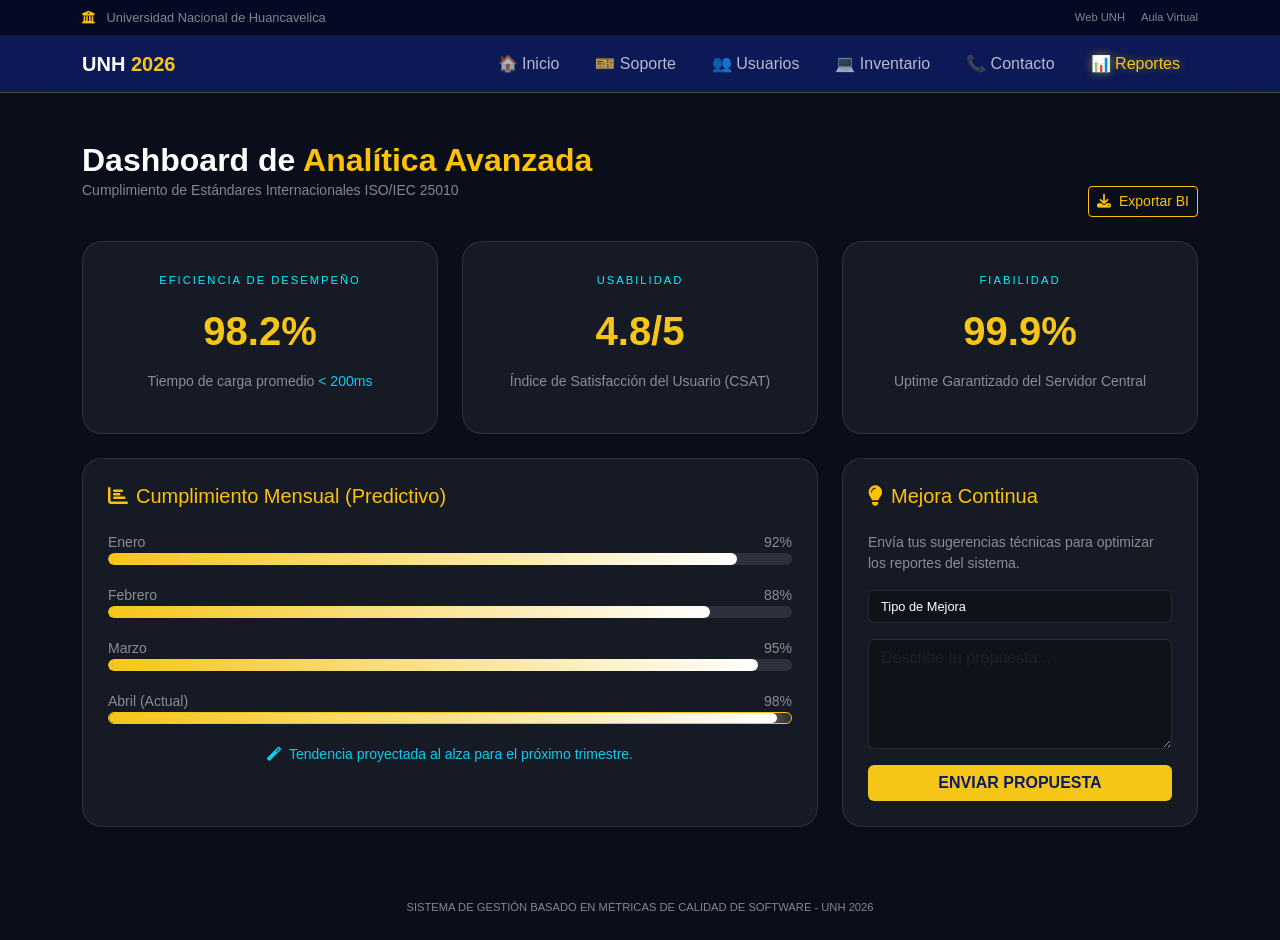
<file: paginas/reportes.html>
<!DOCTYPE html>
<html lang="es">
<head>
    <meta charset="UTF-8">
    <title>Reportes BI - UNH HelpDesk</title>
    <link href="https://cdn.jsdelivr.net/npm/bootstrap@5.3.0/dist/css/bootstrap.min.css" rel="stylesheet">
    <link rel="stylesheet" href="https://cdnjs.cloudflare.com/ajax/libs/font-awesome/6.4.0/css/all.min.css">
    <style>
        body { background: #0a0e1a; color: white; font-family: 'Inter', sans-serif; overflow-x: hidden; }
        .navbar { background: rgba(13, 27, 94, 0.9); backdrop-filter: blur(15px); border-bottom: 1px solid rgba(245, 197, 24, 0.3); }
        .nav-link { color: rgba(255,255,255,0.7) !important; margin: 0 10px; }
        .nav-link.active { color: #f5c518 !important; text-shadow: 0 0 10px rgba(245, 197, 24, 0.5); }
        
        .glass-card { background: rgba(255, 255, 255, 0.05); border: 1px solid rgba(255,255,255,0.1); border-radius: 20px; padding: 25px; transition: 0.3s; height: 100%; }
        .glass-card:hover { border-color: #f5c518; box-shadow: 0 0 20px rgba(245, 197, 24, 0.1); }
        
        .kpi-value { font-size: 2.5rem; font-weight: 800; color: #f5c518; margin: 10px 0; }
        .iso-tag { font-size: 0.7rem; letter-spacing: 2px; color: #00f2fe; text-transform: uppercase; }
        
        .stat-bar { background: rgba(255,255,255,0.1); height: 12px; border-radius: 10px; margin-bottom: 20px; overflow: hidden; }
        .stat-progress { background: linear-gradient(90deg, #f5c518, #fff); height: 100%; border-radius: 10px; }
        
        .form-control { background: rgba(0,0,0,0.3) !important; border: 1px solid rgba(255,255,255,0.1) !important; color: white !important; }
        .btn-unh { background: #f5c518; color: #0d1b5e; font-weight: bold; border: none; transition: 0.3s; }
        .btn-unh:hover { background: #fff; transform: translateY(-2px); }
    </style>
</head>
<body>
    <div class="py-2" style="background: #050a24; font-size: 0.8rem; border-bottom: 1px solid rgba(255,255,255,0.05);">
        <div class="container d-flex justify-content-between align-items-center">
            <span class="text-white-50"><i class="fas fa-university me-2 text-warning"></i> Universidad Nacional de Huancavelica</span>
            <div class="d-flex gap-3">
                <a href="https://www.unh.edu.pe/" target="_blank" class="text-white-50 text-decoration-none small">Web UNH</a>
                <a href="https://aulavirtual.continental.edu.pe/" target="_blank" class="text-white-50 text-decoration-none small">Aula Virtual</a>
            </div>
        </div>
    </div>

    <nav class="navbar navbar-expand-lg navbar-dark sticky-top">
        <div class="container">
            <a class="navbar-brand fw-bold" href="../maestra.html">UNH <span style="color:#f5c518">2026</span></a>
            <div class="navbar-nav ms-auto">
                <a class="nav-link" href="../maestra.html">🏠 Inicio</a>
                <a class="nav-link" href="soporte.html">🎫 Soporte</a>
                <a class="nav-link" href="usuarios.html">👥 Usuarios</a>
                <a class="nav-link" href="inventario.html">💻 Inventario</a>
                <a class="nav-link" href="conocimiento.html">📞 Contacto</a>
                <a class="nav-link active" href="reportes.html">📊 Reportes</a>
            </div>
        </div>
    </nav>

    <div class="container mt-5">
        <div class="d-flex justify-content-between align-items-end mb-4">
            <div>
                <h2 class="fw-bold m-0">Dashboard de <span class="text-warning">Analítica Avanzada</span></h2>
                <p class="text-white-50 small">Cumplimiento de Estándares Internacionales ISO/IEC 25010</p>
            </div>
            <button class="btn btn-outline-warning btn-sm"><i class="fas fa-download me-2"></i>Exportar BI</button>
        </div>

        <div class="row g-4 mb-4">
            <div class="col-md-4">
                <div class="glass-card text-center">
                    <span class="iso-tag">Eficiencia de Desempeño</span>
                    <div class="kpi-value">98.2%</div>
                    <p class="small text-white-50">Tiempo de carga promedio <span class="text-info">< 200ms</span></p>
                </div>
            </div>
            <div class="col-md-4">
                <div class="glass-card text-center">
                    <span class="iso-tag">Usabilidad</span>
                    <div class="kpi-value">4.8/5</div>
                    <p class="small text-white-50">Índice de Satisfacción del Usuario (CSAT)</p>
                </div>
            </div>
            <div class="col-md-4">
                <div class="glass-card text-center">
                    <span class="iso-tag">Fiabilidad</span>
                    <div class="kpi-value">99.9%</div>
                    <p class="small text-white-50">Uptime Garantizado del Servidor Central</p>
                </div>
            </div>
        </div>

        <div class="row g-4">
            <div class="col-md-8">
                <div class="glass-card">
                    <h5 class="mb-4 text-warning"><i class="fas fa-chart-bar me-2"></i>Cumplimiento Mensual (Predictivo)</h5>
                    
                    <label class="small text-white-50 d-flex justify-content-between">Enero <span>92%</span></label>
                    <div class="stat-bar"><div class="stat-progress" style="width: 92%;"></div></div>
                    
                    <label class="small text-white-50 d-flex justify-content-between">Febrero <span>88%</span></label>
                    <div class="stat-bar"><div class="stat-progress" style="width: 88%;"></div></div>
                    
                    <label class="small text-white-50 d-flex justify-content-between">Marzo <span>95%</span></label>
                    <div class="stat-bar"><div class="stat-progress" style="width: 95%;"></div></div>
                    
                    <label class="small text-white-50 d-flex justify-content-between">Abril (Actual) <span>98%</span></label>
                    <div class="stat-bar" style="border: 1px solid #f5c518;"><div class="stat-progress" style="width: 98%; box-shadow: 0 0 15px #f5c518;"></div></div>
                    
                    <p class="text-center mt-3 small text-info"><i class="fas fa-magic me-2"></i>Tendencia proyectada al alza para el próximo trimestre.</p>
                </div>
            </div>

            <div class="col-md-4">
                <div class="glass-card">
                    <h5 class="mb-4 text-warning"><i class="fas fa-lightbulb me-2"></i>Mejora Continua</h5>
                    <p class="small text-white-50">Envía tus sugerencias técnicas para optimizar los reportes del sistema.</p>
                    <form class="mt-3">
                        <select class="form-control mb-3 text-white-50" style="font-size: 0.8rem;">
                            <option>Tipo de Mejora</option>
                            <option>Optimización de Datos</option>
                            <option>Interfaz Visual</option>
                            <option>Nuevos Indicadores</option>
                        </select>
                        <textarea class="form-control mb-3" rows="4" placeholder="Describe tu propuesta..."></textarea>
                        <button type="button" class="btn btn-unh w-100">ENVIAR PROPUESTA</button>
                    </form>
                </div>
            </div>
        </div>
    </div>

    <footer class="text-center py-4 text-white-50 mt-5" style="font-size: 0.7rem;">
        SISTEMA DE GESTIÓN BASADO EN MÉTRICAS DE CALIDAD DE SOFTWARE - UNH 2026
    </footer>
</body>
</html>
</file>
